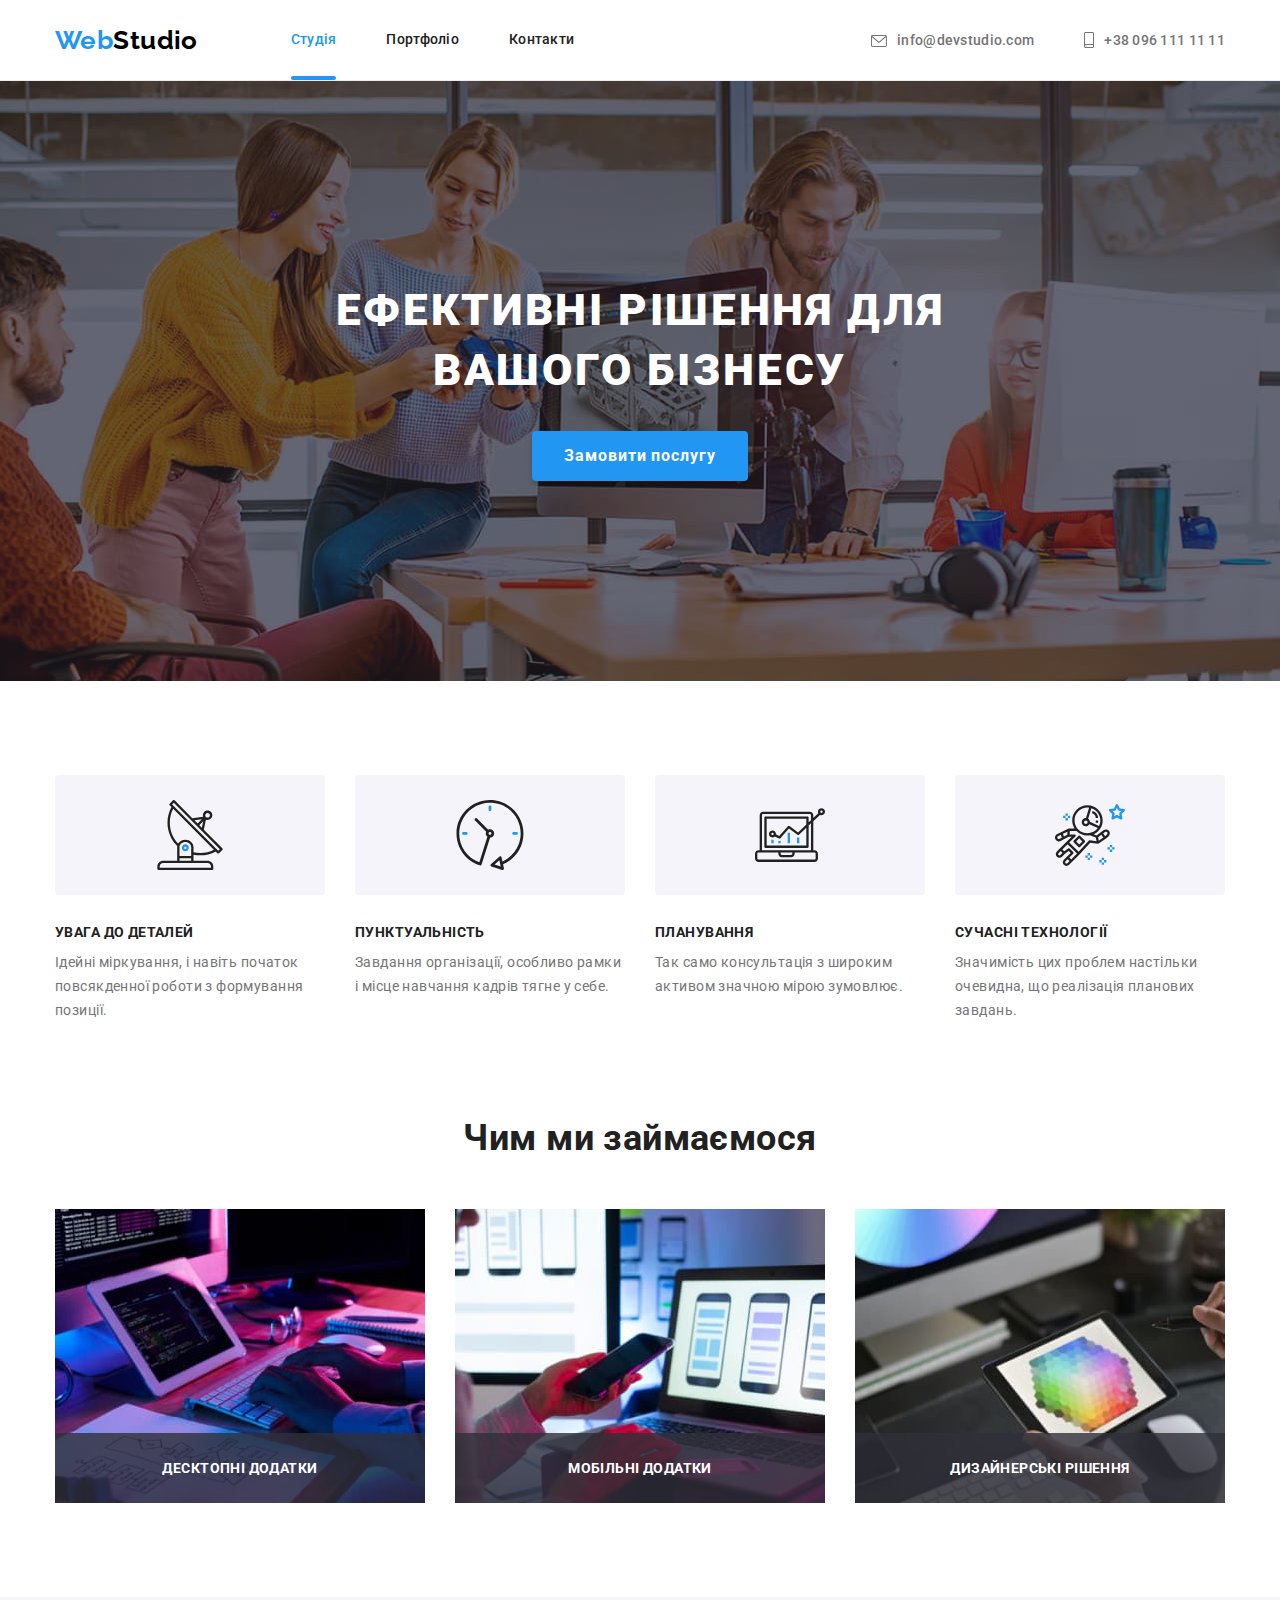
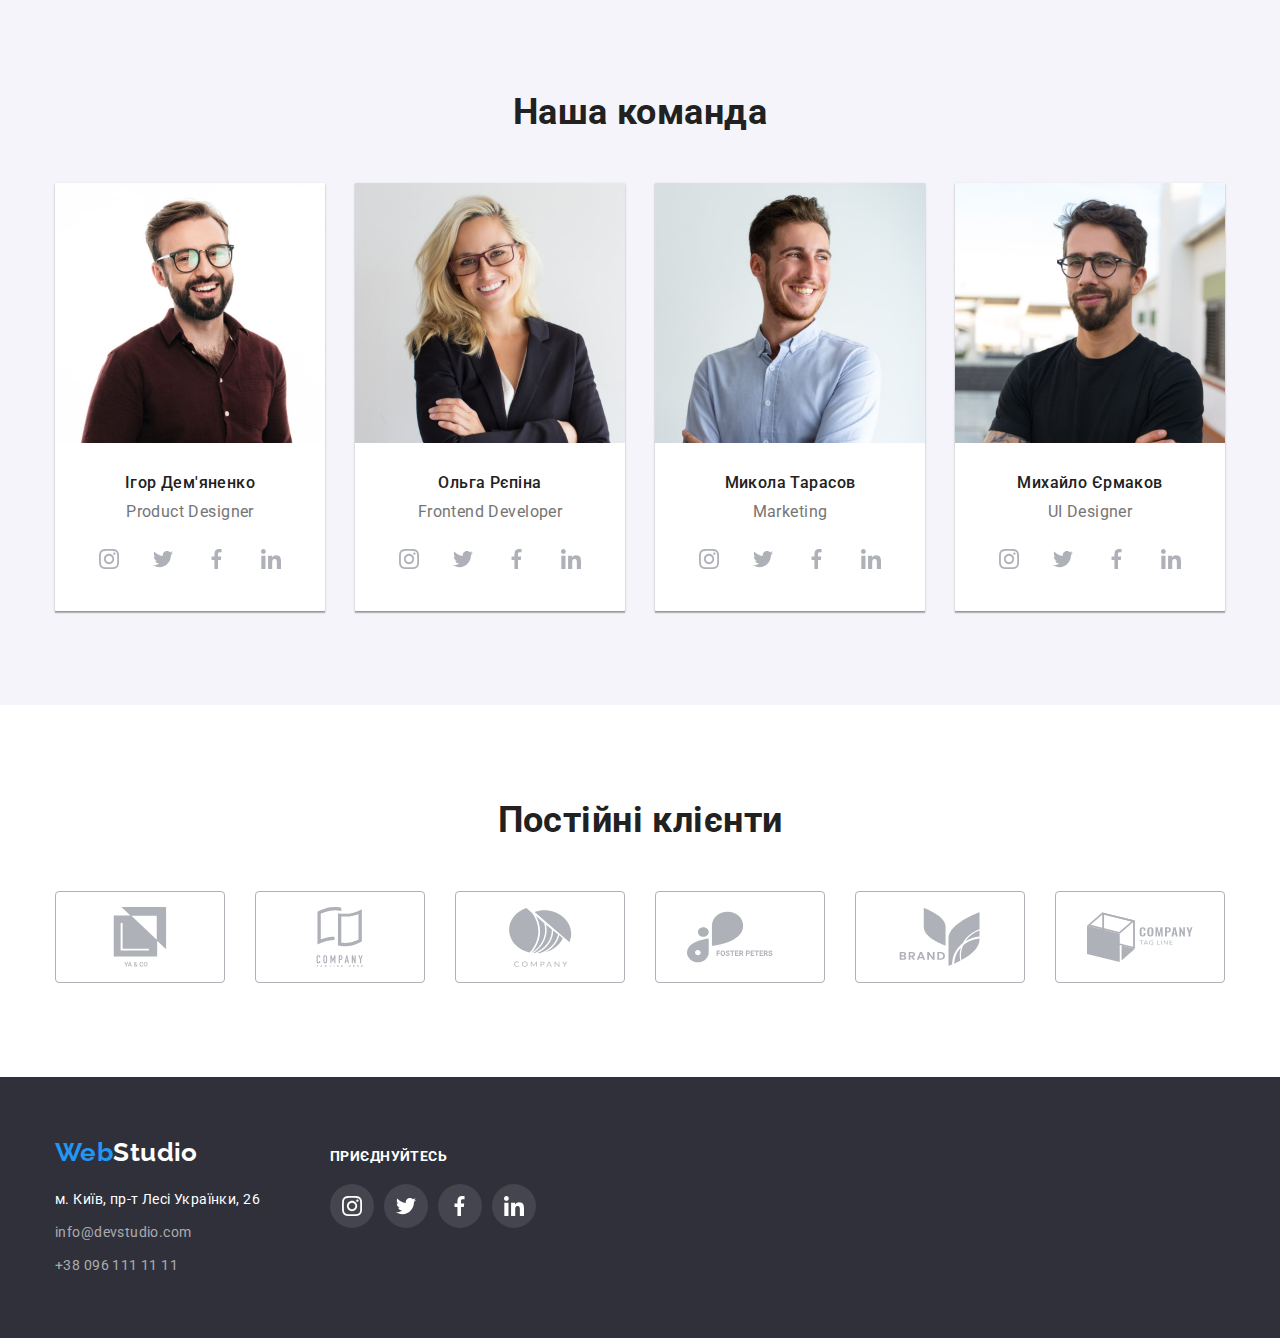
<file: index.html>
<!DOCTYPE html>
<html lang="uk">
  <head>
    <meta charset="UTF-8" />
    <meta http-equiv="X-UA-Compatible" content="IE=edge" />
    <meta name="viewport" content="width=device-width, initial-scale=1.0" />
    <title>Document</title>
    <link
      href="https://fonts.googleapis.com/css2?family=Raleway:wght@700&family=Roboto:wght@400;500;700;900&display=swap"
      rel="stylesheet"
    />
    <link
      rel="stylesheet"
      href="https://cdnjs.cloudflare.com/ajax/libs/modern-normalize/1.1.0/modern-normalize.min.css"
    />
    <link rel="stylesheet" href="./css/styles.css" />
  </head>
  <body>
    <!-- Хедер -->
    <header class="header">
      <div class="container flex-container">
        <nav class="navigation">
          <a href="./index.html" class="logo"><span class="accent">Web</span>Studio</a>
          <ul class="navigation-list list">
            <li class="navigation-link"><a href="./index.html" class="link current">Студія</a></li>
            <li class="navigation-link"><a href="./portfolio.html" class="link">Портфоліо</a></li>
            <li class="navigation-link"><a href="" class="link">Контакти</a></li>
          </ul>
        </nav>
        <ul class="contacts-list list">
          <li class="contacts-item">
            <a href="mailto:info@devstudio.com" class="link">
              <svg class="icon-mail" width="16" height="12">
                <use href="./images/icons.svg#icon-envelope"></use></svg>info@devstudio.com</a
            >
          </li>
          <li class="contacts-item">
            <a href="tel:+380961111111" class="link"
              ><svg class="icon-phone" width="10" height="16">
                <use href="./images/icons.svg#icon-smartphone"></use></svg>+38 096 111 11 11</a
            >
          </li>
        </ul>
      </div>
    </header>
    <!-- Основний контент сторінки -->
    <main>
      <!-- Секція hero -->
      <section class="hero section">
        <div class="container">
          <h1 class="hero-title">Ефективні рішення для вашого бізнесу</h1>
          <button type="button" class="button" data-modal-open>Замовити послугу</button>
        </div>
      </section>
      <!-- Секція наші переваги -->
      <section class="features section">
        <div class="container">
          <h2 class="features-title title visually-hidden">Наші переваги</h2>
          <ul class="features-list list">
            <li class="features-item">
              <div class="thumb">
                <svg width="70" height="70"><use href="./images/icons.svg#icon-antenna"></use></svg>
              </div>
              <h3 class="features-subtitle">Увага до деталей</h3>
              <p class="features-text">
                Ідейні міркування, і навіть початок повсякденної роботи з формування позиції.
              </p>
            </li>
            <li class="features-item">
              <div class="thumb">
                <svg width="70" height="70"><use href="./images/icons.svg#icon-clock"></use></svg>
              </div>
              <h3 class="features-subtitle">Пунктуальність</h3>
              <p class="features-text">
                Завдання організації, особливо рамки і місце навчання кадрів тягне у себе.
              </p>
            </li>
            <li class="features-item">
              <div class="thumb">
                <svg width="70" height="70"><use href="./images/icons.svg#icon-diagram"></use></svg>
              </div>
              <h3 class="features-subtitle">Планування</h3>
              <p class="features-text">
                Так само консультація з широким активом значною мірою зумовлює.
              </p>
            </li>
            <li class="features-item">
              <div class="thumb">
                <svg width="70" height="70">
                  <use href="./images/icons.svg#icon-astronaut"></use>
                </svg>
              </div>
              <h3 class="features-subtitle">Сучасні технологіï</h3>
              <p class="features-text">
                Значимість цих проблем настільки очевидна, що реалізація планових завдань.
              </p>
            </li>
          </ul>
        </div>
      </section>
      <!-- Секція чим ми займаємось -->
      <section class="services section">
        <div class="container">
          <h2 class="services-title title">Чим ми займаємося</h2>
          <ul class="services-list list">
            <li class="services-item">
              <img
                src="./images/services-image-1.jpg"
                alt="людина працює з планшетом з клавіатурою"
                width="370"
                class="image"
              />
              <h3 class="services-subtitle">Десктопні додатки</h3>
            </li>
            <li class="services-item">
              <img
                src="./images/services-image-2.jpg"
                alt="людина працює з ноутбуком та з телефоном"
                width="370"
                class="image"
              />
              <h3 class="services-subtitle">Мобільні додатки</h3>
            </li>
            <li class="services-item">
              <img
                src="./images/services-image-3.jpg"
                alt="людина тримає планшет з палітрою"
                width="370"
                class="image"
              />
              <h3 class="services-subtitle">Дизайнерські рішення</h3>
            </li>
          </ul>
        </div>
      </section>
      <!-- Секція наша команда -->
      <section class="team section">
        <div class="container">
          <h2 class="team-title title">Наша команда</h2>
          <ul class="team-list list">
            <li class="team-card">
              <img
                src="./images/team-image-1.jpg"
                alt="чоловік в окулярах і у червоні сорочці"
                width="270"
                class="image"
              />
              <div class="card-footer">
                <h3 class="team-subtitle">Ігор Дем'яненко</h3>
                <p lang="en" class="position">Product Designer</p>
                <ul class="social-list list">
                  <li class="social-media">
                    <a class="link" href="" aria-label="Інстаграм">
                      <span class="visually-hidden">Instagram</span>
                      <svg class="icon-instagram icon" width="20" height="20">
                        <use href="./images/icons.svg#icon-instagram"></use>
                      </svg>
                    </a>
                  </li>
                  <li class="social-media">
                    <a class="link" href="" aria-label="Твітер">
                      <span class="visually-hidden">Twitter</span>
                      <svg class="icon-twitter icon" width="20" height="20">
                        <use href="./images/icons.svg#icon-twitter"></use>
                      </svg>
                    </a>
                  </li>
                  <li class="social-media">
                    <a class="link" href="" aria-label="Фейсбук">
                      <span class="visually-hidden">Facebook</span>
                      <svg class="icon-facebook icon" width="20" height="20">
                        <use href="./images/icons.svg#icon-facebook"></use>
                      </svg>
                    </a>
                  </li>
                  <li class="social-media">
                    <a class="link" href="" aria-label="Лінкед-ін">
                      <span class="visually-hidden">LinkedIn</span>
                      <svg class="icon-linkedin icon" width="20" height="20">
                        <use href="./images/icons.svg#icon-linkedin"></use>
                      </svg>
                    </a>
                  </li>
                </ul>
              </div>
            </li>
            <li class="team-card">
              <img
                src="./images/team-image-2.jpg"
                alt="жінка в окулярах і у чорному піджаку"
                width="270"
                class="image"
              />
              <div class="card-footer">
                <h3 class="team-subtitle">Ольга Рєпіна</h3>
                <p lang="en" class="position">Frontend Developer</p>
                <ul class="social-list list">
                  <li class="social-media">
                    <a class="link" href="" aria-label="Інстаграм">
                      <span class="visually-hidden">Instagram</span>
                      <svg class="icon-instagram icon" width="20" height="20">
                        <use href="./images/icons.svg#icon-instagram"></use>
                      </svg>
                    </a>
                  </li>
                  <li class="social-media">
                    <a class="link" href="" aria-label="Твітер">
                      <span class="visually-hidden">Twitter</span>
                      <svg class="icon-twitter icon" width="20" height="20">
                        <use href="./images/icons.svg#icon-twitter"></use>
                      </svg>
                    </a>
                  </li>
                  <li class="social-media">
                    <a class="link" href="" aria-label="Фейсбук">
                      <span class="visually-hidden">Facebook</span>
                      <svg class="icon-facebook icon" width="20" height="20">
                        <use href="./images/icons.svg#icon-facebook"></use>
                      </svg>
                    </a>
                  </li>
                  <li class="social-media">
                    <a class="link" href="" aria-label="Лінкед-ін">
                      <span class="visually-hidden">LinkedIn</span>
                      <svg class="icon-linkedin icon" width="20" height="20">
                        <use href="./images/icons.svg#icon-linkedin"></use>
                      </svg>
                    </a>
                  </li>
                </ul>
              </div>
            </li>
            <li class="team-card">
              <img
                src="./images/team-image-3.jpg"
                alt="чоловік у голубій сорочці"
                width="270"
                class="image"
              />
              <div class="card-footer">
                <h3 class="team-subtitle">Микола Тарасов</h3>
                <p lang="en" class="position">Marketing</p>
                <ul class="social-list list">
                  <li class="social-media">
                    <a class="link" href="" aria-label="Інстаграм">
                      <span class="visually-hidden">Instagram</span>
                      <svg class="icon-instagram icon" width="20" height="20">
                        <use href="./images/icons.svg#icon-instagram"></use>
                      </svg>
                    </a>
                  </li>
                  <li class="social-media">
                    <a class="link" href="" aria-label="Твітер">
                      <span class="visually-hidden">Twitter</span>
                      <svg class="icon-twitter icon" width="20" height="20">
                        <use href="./images/icons.svg#icon-twitter"></use>
                      </svg>
                    </a>
                  </li>
                  <li class="social-media">
                    <a class="link" href="" aria-label="Фейсбук">
                      <span class="visually-hidden">Facebook</span>
                      <svg class="icon-facebook icon" width="20" height="20">
                        <use href="./images/icons.svg#icon-facebook"></use>
                      </svg>
                    </a>
                  </li>
                  <li class="social-media">
                    <a class="link" href="" aria-label="Лінкед-ін">
                      <span class="visually-hidden">LinkedIn</span>
                      <svg class="icon-linkedin icon" width="20" height="20">
                        <use href="./images/icons.svg#icon-linkedin"></use>
                      </svg>
                    </a>
                  </li>
                </ul>
              </div>
            </li>
            <li class="team-card">
              <img
                src="./images/team-image-4.jpg"
                alt="чоловік в окулярах і у чорній футболці"
                width="270"
                class="image"
              />
              <div class="card-footer">
                <h3 class="team-subtitle">Михайло Єрмаков</h3>
                <p lang="en" class="position">UI Designer</p>
                <ul class="social-list list">
                  <li class="social-media">
                    <a class="link" href="" aria-label="Інстаграм">
                      <span class="visually-hidden">Instagram</span>
                      <svg class="icon-instagram icon" width="20" height="20">
                        <use href="./images/icons.svg#icon-instagram"></use>
                      </svg>
                    </a>
                  </li>
                  <li class="social-media">
                    <a class="link" href="" aria-label="Твітер">
                      <span class="visually-hidden">Twitter</span>
                      <svg class="icon-twitter icon" width="20" height="20">
                        <use href="./images/icons.svg#icon-twitter"></use>
                      </svg>
                    </a>
                  </li>
                  <li class="social-media">
                    <a class="link" href="" aria-label="Фейсбук">
                      <span class="visually-hidden">Facebook</span>
                      <svg class="icon-facebook icon" width="20" height="20">
                        <use href="./images/icons.svg#icon-facebook"></use>
                      </svg>
                    </a>
                  </li>
                  <li class="social-media">
                    <a class="link" href="" aria-label="Лінкед-ін">
                      <span class="visually-hidden">LinkedIn</span>
                      <svg class="icon-linkedin icon" width="20" height="20">
                        <use href="./images/icons.svg#icon-linkedin"></use>
                      </svg>
                    </a>
                  </li>
                </ul>
              </div>
            </li>
          </ul>
        </div>
      </section>
      <!-- Секція постійні клієнти -->
      <section class="clients section">
        <div class="container">
          <h2 class="clients-title title">Постійні клієнти</h2>
          <ul class="companies-list list">
            <li class="companies-item">
              <a href="" class="link" aria-label="Я енд ко">
                <span class="visually-hidden">Ya & Co</span>
                <svg class="icon" width="106" height="60">
                  <use href="./images/icons.svg#icon-company-1"></use>
                </svg>
              </a>
            </li>
            <li class="companies-item">
              <a href="" class="link" aria-label="компані тєг лайн хір">
                <span class="visually-hidden">Compani tag line here</span>
                <svg class="icon" width="106" height="60">
                  <use href="./images/icons.svg#icon-company-2"></use>
                </svg>
              </a>
            </li>
            <li class="companies-item">
              <a href="" class="link" aria-label="Компані">
                <span class="visually-hidden">Company</span>
                <svg class="icon" width="106" height="60">
                  <use href="./images/icons.svg#icon-company-3"></use>
                </svg>
              </a>
            </li>
            <li class="companies-item">
              <a href="" class="link" aria-label="Фостер петерс">
                <span class="visually-hidden">Foster Peters</span>
                <svg class="icon" width="106" height="60">
                  <use href="./images/icons.svg#icon-company-4"></use>
                </svg>
              </a>
            </li>
            <li class="companies-item">
              <a href="" class="link" aria-label="Бренд">
                <span class="visually-hidden">Brand</span>
                <svg class="icon" width="106" height="60">
                  <use href="./images/icons.svg#icon-company-5"></use>
                </svg>
              </a>
            </li>
            <li class="companies-item">
              <a href="" class="link" aria-label="Компані тег лайн">
                <span class="visually-hidden">Company tag line</span>
                <svg class="icon" width="106" height="60">
                  <use href="./images/icons.svg#icon-company-6"></use>
                </svg>
              </a>
            </li>
          </ul>
        </div>
      </section>
      <!-- Модальне вiкно -->
      <div class="back-drop is-hidden" data-modal>
        <div class="modal">
          <button type="button" class="modal-close" data-modal-close>
            <svg class="close-icon" width="11" height="11">
              <use href="./images/icons.svg#icon-close"></use>
            </svg>
          </button>
        </div>
      </div>
    </main>
    <!-- футер -->
    <footer class="footer">
      <div class="container">
        <div class="logo-adress">
          <a href="./" class="logo"><span class="accent">Web</span>Studio</a>
          <address class="adress">
            <ul class="adress-list list">
              <li class="adress-item">
                <a
                  href="https://goo.gl/maps/CPtrU1FHBa2aNyZL9"
                  target="_blank"
                  rel="noopener noreferrer nofollow"
                  class="link"
                  >м. Київ, пр-т Лесі Українки, 26</a
                >
              </li>
              <li class="adress-item">
                <a href="mailto:info@devstudio.com" class="link contact">info@devstudio.com</a>
              </li>
              <li class="adress-item">
                <a href="tel:+380961111111" class="link contact">+38 096 111 11 11</a>
              </li>
            </ul>
          </address>
        </div>
        <div class="social-links">
          <h2 class="footer-title">Приєднуйтесь</h2>
          <ul class="social-list list">
            <li class="social-media">
              <a href="" class="link footer-link" aria-label="Інстаграм">
                <span class="visually-hidden">Instagram</span>
                <svg class="icon" width="20" height="20">
                  <use href="./images/icons.svg#icon-instagram"></use>
                </svg>
              </a>
            </li>
            <li class="social-media">
              <a href="" class="link footer-link" aria-label="Твітер">
                <span class="visually-hidden">Twitter</span>
                <svg class="icon" width="20" height="20">
                  <use href="./images/icons.svg#icon-twitter"></use>
                </svg>
              </a>
            </li>
            <li class="social-media">
              <a href="" class="link footer-link" aria-label="Фейсбук">
                <span class="visually-hidden">Facebook</span>
                <svg class="icon" width="20" height="20">
                  <use href="./images/icons.svg#icon-facebook"></use>
                </svg>
              </a>
            </li>
            <li class="social-media">
              <a href="" class="link footer-link" aria-label="Лінкед-ін">
                <span class="visually-hidden">LinkedIn</span>
                <svg class="icon" width="20" height="20">
                  <use href="./images/icons.svg#icon-linkedin"></use>
                </svg>
              </a>
            </li>
          </ul>
        </div>
      </div>
    </footer>
    <script src="./js/modal.js"></script>
  </body>
</html>
</file>
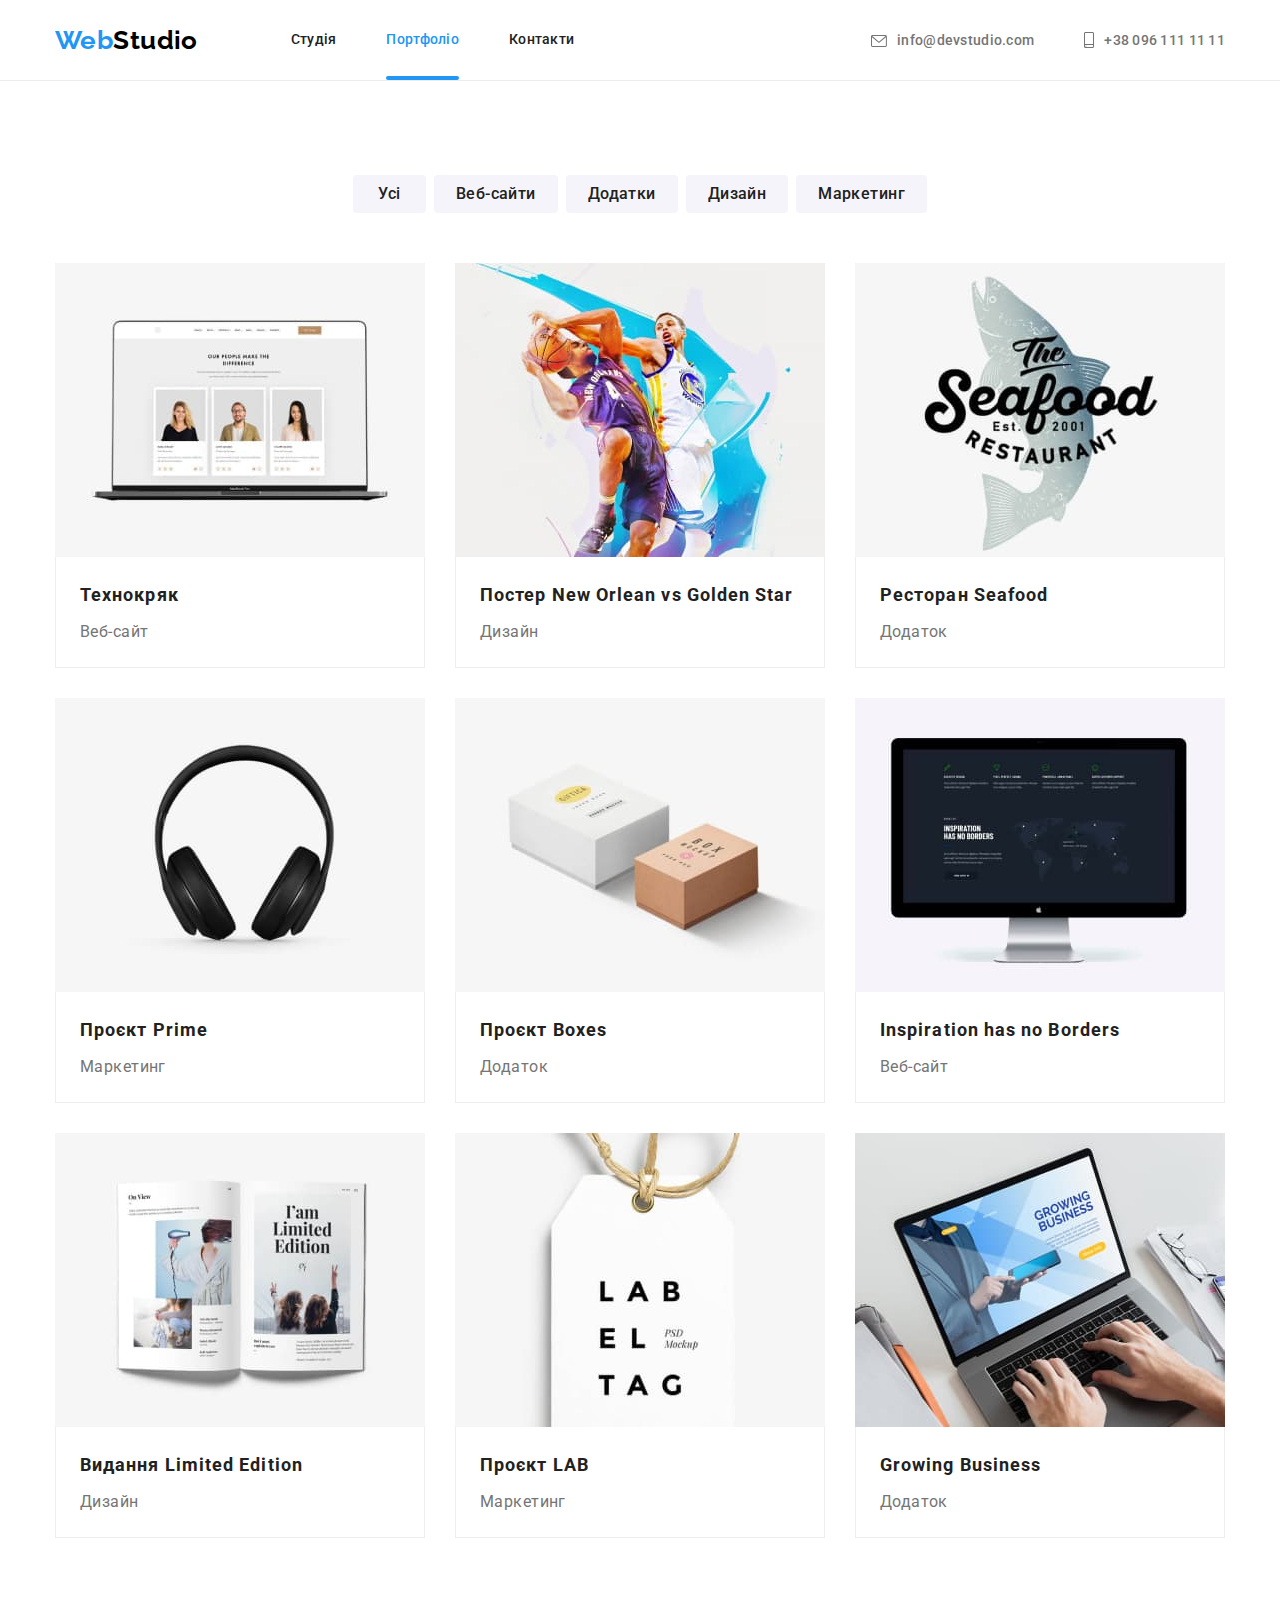
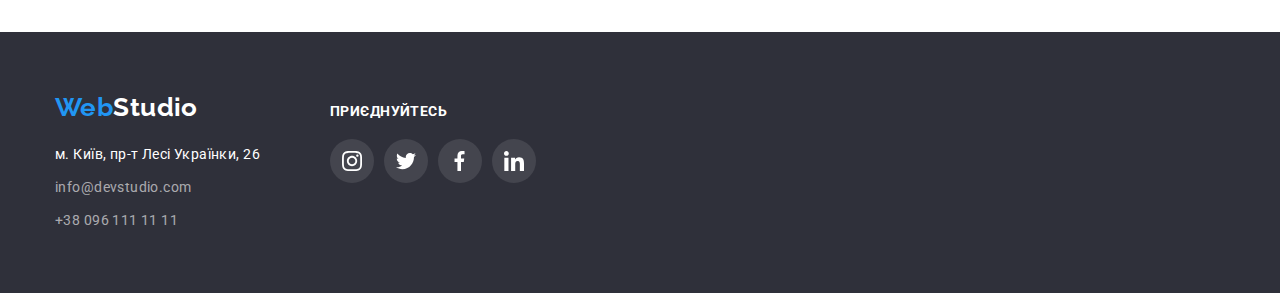
<file: portfolio.html>
<!DOCTYPE html>
<html lang="uk">
  <head>
    <meta charset="UTF-8" />
    <meta http-equiv="X-UA-Compatible" content="IE=edge" />
    <meta name="viewport" content="width=device-width, initial-scale=1.0" />
    <title>Document</title>
    <link
      href="https://fonts.googleapis.com/css2?family=Raleway:wght@700&family=Roboto:wght@400;500;700;900&display=swap"
      rel="stylesheet"
    />
    <link
      rel="stylesheet"
      href="https://cdnjs.cloudflare.com/ajax/libs/modern-normalize/1.1.0/modern-normalize.min.css"
    />
    <link rel="stylesheet" href="./css/styles.css" />
  </head>
  <body>
    <!-- Хедер -->
    <header class="header">
      <div class="container flex-container">
        <nav class="navigation">
          <a href="./index.html" class="logo"><span class="accent">Web</span>Studio</a>
          <ul class="navigation-list list">
            <li class="navigation-link"><a href="./index.html" class="link">Студія</a></li>
            <li class="navigation-link"><a href="./portfolio.html" class="link current">Портфоліо</a></li>
            <li class="navigation-link"><a href="" class="link">Контакти</a></li>
          </ul>
        </nav>
        <ul class="contacts-list list">
          <li class="contacts-item">
            <a href="mailto:info@devstudio.com" class="link">
              <svg class="icon-mail" width="16" height="12">
                <use href="./images/icons.svg#icon-envelope"></use></svg>info@devstudio.com</a
            >
          </li>
          <li class="contacts-item">
            <a href="tel:+380961111111" class="link"
              ><svg class="icon-phone" width="10" height="16">
                <use href="./images/icons.svg#icon-smartphone"></use></svg>+38 096 111 11 11</a
            >
          </li>
        </ul>
      </div>
    </header>
    <!-- Основний контент сторінки -->
    <main>
      <section class="gallery section">
        <div class="container">
          <h1 class="gallery-title visually-hidden">Портфоліо</h1>
          <ul class="button-list list">
            <li class="button-item"><button type="button" class="button">Усі</button></li>
            <li class="button-item"><button type="button" class="button">Веб-сайти</button></li>
            <li class="button-item"><button type="button" class="button">Додатки</button></li>
            <li class="button-item"><button type="button" class="button">Дизайн</button></li>
            <li class="button-item"><button type="button" class="button">Маркетинг</button></li>
          </ul>
          <ul class="gallery-list list">
            <li class="gallery-card">
              <a class="link gallery-link" href="">
                <div class="card-body">
                    <div class="card-thumb">
                      <img
                        src="./images/portfolio-gallery-1.jpg"
                        alt="ноутбук на якому включений сайт"
                        width="370"
                        class="image"
                      />
                      <p class="card-overlay">
                        Ресурс пропонує комплексні пропозиції з різним рівнем функціоналу та сервісів. Все це дозволить відвідувачу отримати вичерпні відомості про компанію чи приватну особу.
                      </p>
                    </div>
                  <div class="card-footer">
                    <h2 class="gallery-subtitle">Технокряк</h2>
                    <p class="gallery-text">Веб-сайт</p>
                  </div>
                </div></a
              >
            </li>
            <li class="gallery-card">
              <a class="link gallery-link" href="">
                <div class="card-body">
                    <div class="card-thumb">
                      <img
                        src="./images/portfolio-gallery-2.jpg"
                        alt="два баскетболіста борються за м'яч"
                        width="370"
                        class="image"
                      />
                      <p class="card-overlay">
                        Ресурс пропонує комплексні пропозиції з різним рівнем функціоналу та сервісів. Все це дозволить відвідувачу отримати вичерпні відомості про компанію чи приватну особу.
                      </p>
                    </div>
                  <div class="card-footer">
                    <h2 class="gallery-subtitle">
                      Постер <span lang="en">New Orlean vs Golden Star</span>
                    </h2>
                    <p class="gallery-text">Дизайн</p>
                  </div>
                </div></a
              >
            </li>
            <li class="gallery-card">
              <a class="link gallery-link" href="">
                <div class="card-body">
                    <div class="card-thumb">
                      <img
                        src="./images/portfolio-gallery-3.jpg"
                        alt="риба з лого ресторану сі фуд"
                        width="370"
                        class="image"
                      />
                      <p class="card-overlay">
                        Ресурс пропонує комплексні пропозиції з різним рівнем функціоналу та сервісів. Все це дозволить відвідувачу отримати вичерпні відомості про компанію чи приватну особу.
                      </p>
                    </div>
                  <div class="card-footer">
                    <h2 class="gallery-subtitle">Ресторан <span lang="en">Seafood</span></h2>
                    <p class="gallery-text">Додаток</p>
                  </div>
                </div></a
              >
            </li>
            <li class="gallery-card">
              <a class="link gallery-link" href="">
                <div class="card-body">
                    <div class="card-thumb">
                      <img
                        src="./images/portfolio-gallery-4.jpg"
                        alt="чорні навушники"
                        width="370"
                        class="image"
                      />
                      <p class="card-overlay">
                        Ресурс пропонує комплексні пропозиції з різним рівнем функціоналу та сервісів. Все це дозволить відвідувачу отримати вичерпні відомості про компанію чи приватну особу.
                      </p>
                    </div>
                  <div class="card-footer">
                    <h2 class="gallery-subtitle">Проєкт <span lang="en">Prime</span></h2>
                    <p class="gallery-text">Маркетинг</p>
                  </div>
                </div></a
              >
            </li>
            <li class="gallery-card">
              <a class="link gallery-link" href="">
                <div class="card-body">
                    <div class="card-thumb">
                      <img
                        src="./images/portfolio-gallery-5.jpg"
                        alt="біла та коричнева коробки"
                        width="370"
                        class="image"
                      />
                      <p class="card-overlay">
                        Ресурс пропонує комплексні пропозиції з різним рівнем функціоналу та сервісів. Все це дозволить відвідувачу отримати вичерпні відомості про компанію чи приватну особу.
                      </p>
                    </div>
                  <div class="card-footer">
                    <h2 class="gallery-subtitle">Проєкт <span lang="en">Boxes</span></h2>
                    <p class="gallery-text">Додаток</p>
                  </div>
                </div></a
              >
            </li>
            <li class="gallery-card">
              <a class="link gallery-link" href="">
                <div class="card-body">
                  <div class="card-thumb">
                    <img
                      src="./images/portfolio-gallery-6.jpg"
                      alt="екран комп'ютера з включеним сайтом"
                      width="370"
                      class="image"
                    />
                    <p class="card-overlay">
                      Ресурс пропонує комплексні пропозиції з різним рівнем функціоналу та сервісів. Все це дозволить відвідувачу отримати вичерпні відомості про компанію чи приватну особу.
                    </p>
                  </div>
                  <div class="card-footer">
                    <h2 class="gallery-subtitle" lang="en">Inspiration has no Borders</h2>
                    <p class="gallery-text">Веб-сайт</p>
                  </div>
                </div></a
              >
            </li>
            <li class="gallery-card">
              <a class="link gallery-link" href="">
                <div class="card-body">
                  <div class="card-thumb">
                    <img
                      src="./images/portfolio-gallery-7.jpg"
                      alt="журнал с картинками та заголовком  лімітед едішн"
                      width="370"
                      class="image"
                    />
                    <p class="card-overlay">
                      Ресурс пропонує комплексні пропозиції з різним рівнем функціоналу та сервісів. Все це дозволить відвідувачу отримати вичерпні відомості про компанію чи приватну особу.
                    </p>
                  </div>
                  <div class="card-footer">
                    <h2 class="gallery-subtitle">Видання <span lang="en">Limited Edition</span></h2>
                    <p class="gallery-text">Дизайн</p>
                  </div>
                </div></a
              >
            </li>
            <li class="gallery-card">
              <a class="link gallery-link" href="">
                <div class="card-body">
                  <div class="card-thumb">
                    <img
                      src="./images/portfolio-gallery-8.jpg"
                      alt="біла етикетка з надписом лейбл тег"
                      width="370"
                      class="image"
                    />
                    <p class="card-overlay">
                      Ресурс пропонує комплексні пропозиції з різним рівнем функціоналу та сервісів. Все це дозволить відвідувачу отримати вичерпні відомості про компанію чи приватну особу.
                    </p>
                  </div>
                  <div class="card-footer">
                    <h2 class="gallery-subtitle">Проєкт <span lang="en">LAB</span></h2>
                    <p class="gallery-text">Маркетинг</p>
                  </div>
                </div></a
              >
            </li>
            <li class="gallery-card">
              <a class="link gallery-link" href="">
                <div class="card-body">
                  <div class="card-thumb">
                    <img
                      src="./images/portfolio-gallery-9.jpg"
                      alt="людина працює з додатком гроуін  бізнесс на ноутбуці"
                      width="370"
                      class="image"
                    />
                    <p class="card-overlay">
                      Ресурс пропонує комплексні пропозиції з різним рівнем функціоналу та сервісів. Все це дозволить відвідувачу отримати вичерпні відомості про компанію чи приватну особу.
                    </p>
                  </div>
                  <div class="card-footer">
                    <h2 class="gallery-subtitle" lang="en">Growing Business</h2>
                    <p class="gallery-text">Додаток</p>
                  </div>
                </div></a
              >
            </li>
          </ul>
        </div>
      </section>
    </main>
    <!-- футер -->
    <footer class="footer">
      <div class="container">
        <div class="logo-adress">
          <a href="./" class="logo"><span class="accent">Web</span>Studio</a>
          <address class="adress">
            <ul class="adress-list list">
              <li class="adress-item">
                <a
                  href="https://goo.gl/maps/CPtrU1FHBa2aNyZL9"
                  target="_blank"
                  rel="noopener noreferrer nofollow"
                  class="link"
                  >м. Київ, пр-т Лесі Українки, 26</a
                >
              </li>
              <li class="adress-item">
                <a href="mailto:info@devstudio.com" class="link contact">info@devstudio.com</a>
              </li>
              <li class="adress-item">
                <a href="tel:+380961111111" class="link contact">+38 096 111 11 11</a>
              </li>
            </ul>
          </address>
        </div>
        <div class="social-links">
          <h2 class="footer-title">Приєднуйтесь</h2>
          <ul class="social-list list">
            <li class="social-media">
              <a href="" class="link footer-link" aria-label="Інстаграм">
                <span class="visually-hidden">Instagram</span>
                <svg class="icon" width="20" height="20">
                  <use href="./images/icons.svg#icon-instagram"></use>
                </svg>
              </a>
            </li>
            <li class="social-media">
              <a href="" class="link footer-link" aria-label="Твітер">
                <span class="visually-hidden">Twitter</span>
                <svg class="icon" width="20" height="20">
                  <use href="./images/icons.svg#icon-twitter"></use>
                </svg>
              </a>
            </li>
            <li class="social-media">
              <a href="" class="link footer-link" aria-label="Фейсбук">
                <span class="visually-hidden">Facebook</span>
                <svg class="icon" width="20" height="20">
                  <use href="./images/icons.svg#icon-facebook"></use>
                </svg>
              </a>
            </li>
            <li class="social-media">
              <a href="" class="link footer-link" aria-label="Лінкед-ін">
                <span class="visually-hidden">LinkedIn</span>
                <svg class="icon" width="20" height="20">
                  <use href="./images/icons.svg#icon-linkedin"></use>
                </svg>
              </a>
            </li>
          </ul>
        </div>
      </div>
    </footer>
  </body>
</html>
</file>
<file: css/styles.css>
/* primary text color #757575
 secondary text color #212121
 accent color #2196F3
 logo primary color #000000
 adress contacts color rgba(255, 255, 255, 0.6);  
 page white color #FFFFFF
 hero background #2F303A
 secondary background color #F5F4FA*/

:root {
  --primary-text-color: #757575;
  --secondary-text-color: #212121;
  --accent-color: #2196f3;
  --button-hover-color: #188ce8;
  --logo-primary-color: #000000;
  --page-white-color: #ffffff;
  --hero-background-color: #2f303a;
  --secondary-background-color: #f5f4fa;
  --adress-contacts-color: rgba(255, 255, 255, 0.6);
  --header-border-color: #ececec;
  --gallery-border-color: #eeeeee;
  --icons-color: #afb1b8;
  --overlay-color: rgba(33, 150, 243, 0.9);

  --timing-function: cubic-bezier(0.4, 0, 0.2, 1);
}

/* УТІЛІТИ */
/* ---------------------------- */

body {
  font-family: "Roboto", sans-serif;
  font-size: 14px;
  letter-spacing: 0.03em;
  color: var(--primary-text-color);
}

.link {
  text-decoration: none;
}

.navigation-link .link.current {
  color: var(--accent-color);
}

.link.current::after {
  position: absolute;
  bottom: 0;
  left: 0;
  border-radius: 2px;

  content: "";
  display: block;
  width: 100%;
  height: 4px;
  background-color: var(--accent-color);
}

.container {
  width: 1200px;
  padding: 0 15px;
  margin: 0 auto;
}

.visually-hidden {
  position: absolute;
  white-space: nowrap;
  width: 1px;
  height: 1px;
  overflow: hidden;
  border: 0;
  padding: 0;
  clip: rect(0 0 0 0);
  clip-path: inset(50%);
  margin: -1px;
}

.image {
  display: block;
}

/* ---------------------------- */

.list {
  list-style: none;
  margin: 0;
  padding: 0;
}

.title {
  font-size: 36px;
  line-height: 1.17;
  text-align: center;
  color: var(--secondary-text-color);
}

.accent {
  color: var(--accent-color);
}

.button {
  font-family: inherit;
  font-weight: 700;
  font-size: 16px;
  line-height: 1.88;
  letter-spacing: 0.06em;
  color: var(--page-white-color);

  background-color: var(--accent-color);

  cursor: pointer;

  border: none;
  border-radius: 4px;
  padding: 10px 32px;
  min-width: 73px;
}

.section {
  padding-top: 94px;
  padding-bottom: 94px;
}

/* хедер */

.header {
  border-bottom: 1px solid var(--header-border-color);
}

.flex-container {
  display: flex;
  align-items: center;
  justify-content: space-between;
}

.logo {
  font-family: "Raleway", sans-serif;
  font-weight: 700;
  font-size: 26px;
  line-height: 1.19;
  text-decoration: none;
  color: var(--logo-primary-color);
  margin-right: 93px;
}

.navigation {
  display: flex;
  align-items: center;
}

.navigation-list {
  display: flex;
}

.navigation-link {
  position: relative;
}

.navigation-list .navigation-link + .navigation-link {
  margin-left: 50px;
}

.navigation-list .link {
  display: inline-block;
  font-weight: 500;
  line-height: 1.14;
  letter-spacing: 0.02em;
  color: var(--secondary-text-color);
  padding-top: 32px;
  padding-bottom: 32px;

  transition: color 250ms var(--timing-function);
}

.navigation-list .link:hover,
.navigation-list .link:focus {
  color: var(--accent-color);
}

.contacts-list {
  display: flex;
}

.contacts-list .contacts-item + .contacts-item {
  margin-left: 50px;
}

.contacts-list .link {
  font-weight: 500;
  font-size: 14px;
  line-height: 1.14;
  letter-spacing: 0.02em;
  color: inherit;
  padding-top: 32px;
  padding-bottom: 32px;

  transition: color 250ms var(--timing-function);
}

.contacts-list .link:hover,
.contacts-list .link:focus {
  color: var(--accent-color);
}

.icon-mail {
  fill: currentColor;
  margin-right: 10px;
  vertical-align: middle;
}

.icon-phone {
  fill: currentColor;
  margin-right: 10px;
  vertical-align: bottom;
}

/* герой */

.hero.section {
  background-color: var(--hero-background-color);
  text-align: center;
  padding-top: 200px;
  padding-bottom: 200px;
  background-image: linear-gradient(
      rgba(47, 48, 58, 0.4),
      rgba(47, 48, 58, 0.4)
    ),
    url("../images/hero-background-image.jpg");
  max-width: 1600px;
  height: 600px;
  background-position: center;
  background-repeat: no-repeat;
  margin-right: auto;
  margin-left: auto;
}

.hero .container {
  padding: 0 252px;
}

.hero-title {
  font-weight: 900;
  font-size: 44px;
  line-height: 1.36;
  letter-spacing: 0.06em;
  text-transform: uppercase;
  color: var(--page-white-color);

  margin-top: 0;
  margin-bottom: 30px;
}

.hero .button {
  font-family: inherit;
  font-weight: 700;
  font-size: 16px;
  line-height: 1.88;
  letter-spacing: 0.06em;
  color: var(--page-white-color);

  background-color: var(--accent-color);
  box-shadow: 0px 4px 4px rgba(0, 0, 0, 0.15);

  cursor: pointer;

  transition: background-color 250ms var(--timing-function);
}

.hero .button:hover,
.hero .button:focus {
  background-color: var(--button-hover-color);
}

/* Секція наші переваги */

.thumb {
  height: 120px;
  background-color: var(--secondary-background-color);
  border-radius: 4px;
  margin-bottom: 30px;
  text-align: center;
  display: flex;
  justify-content: center;
  align-items: center;
}

.features-list {
  display: flex;
}

.features-list .features-item {
  width: calc((100% - 30px * 3) / 4);
}

.features-list .features-item + .features-item {
  margin-left: 30px;
}

.features-subtitle {
  font-size: inherit;
  line-height: 1.14;
  text-transform: uppercase;
  color: var(--secondary-text-color);

  margin-top: 0;
  margin-bottom: 10px;
}

.features-text {
  line-height: 1.71;
  margin: 0;
}

/* Секція чим ми займаємось */

.services.section {
  padding-top: 0;
  padding-bottom: 94px;
}

.services-title {
  margin-top: 0;
  margin-bottom: 50px;
}

.services-item {
  position: relative;
}

.services-subtitle {
  position: absolute;
  bottom: 0;
  left: 0;
  width: 100%;

  font-size: inherit;
  line-height: calc(16 / 14);
  text-transform: uppercase;
  color: var(--page-white-color);
  text-align: center;
  margin: 0;
  padding-top: 27px;
  padding-bottom: 27px;
  background-color: rgba(47, 48, 58, 0.8);
}

.services-list {
  display: flex;
}

.services-list .services-item + .services-item {
  margin-left: 30px;
}

.services-image {
  display: block;
}

/* Секція наша команда */

.team {
  background-color: var(--secondary-background-color);
}

.team-title {
  margin-top: 0;
  margin-bottom: 50px;
}

.team-list {
  display: flex;
}
.team-list .team-card + .team-card {
  margin-left: 30px;
}

.team-card {
  width: calc((100% - (30 * 3)) / 4);
  box-shadow: 0px 1px 3px rgba(0, 0, 0, 0.12), 0px 1px 1px rgba(0, 0, 0, 0.14),
    0px 2px 1px rgba(0, 0, 0, 0.2);
}

.team-card .card-footer {
  padding: 30px 32px;
  background-color: var(--page-white-color);
  border-radius: 0 0 4px 4px;
}

.team-subtitle {
  font-weight: 500;
  font-size: 16px;
  line-height: 1.19;
  text-align: center;
  color: var(--secondary-text-color);

  margin-top: 0;
  margin-bottom: 10px;
}

.team .position {
  font-size: 16px;
  line-height: 1.19;
  text-align: center;
  margin: 0 0 16px 0;
}

.social-media .link {
  display: inline-block;
  display: flex;
  color: inherit;
  width: 44px;
  height: 44px;
  border-radius: 50%;
  justify-content: center;
  align-items: center;
  color: var(--icons-color);

  transition: color 250ms var(--timing-function),
    background-color 250ms var(--timing-function);
}

.team-card .social-list {
  display: flex;
  justify-content: space-between;
}

.team-card .link:hover,
.team-card .link:focus {
  background-color: var(--accent-color);
  color: var(--page-white-color);
}

.team-card .icon {
  fill: currentColor;
}

/* постійні клієнти */

.clients-title {
  margin: 0;
  margin-bottom: 50px;
}

.companies-list {
  display: flex;
  justify-content: space-between;
}

.companies-list .link {
  display: inline-block;
  border: 1px solid var(--icons-color);
  border-radius: 4px;
  color: var(--icons-color);
  width: 170px;
  height: 92px;
  display: flex;
  justify-content: center;
  align-items: center;

  transition: color 250ms var(--timing-function),
    border-color 250ms var(--timing-function);
}

.companies-list .link:hover,
.companies-list .link:focus {
  color: var(--accent-color);
  border-color: var(--accent-color);
}

.companies-list .icon {
  fill: currentColor;
}

/* модальне вiкно */

.back-drop {
  position: fixed;
  top: 0;
  right: 0;
  width: 100%;
  height: 100%;
  background-color: rgba(0, 0, 0, 0.2);
  opacity: 1;
  visibility: visible;

  transition: opacity 250ms var(--timing-function), visibility var(--timing-function) 250ms;
}

.back-drop.is-hidden {
  opacity: 0;
  pointer-events: none;
  visibility: hidden;
}

.back-drop.is-hidden .modal {
  transform: translate(50%, -50%) scale(1.1);
}

.modal {
  position: absolute;
  top: 50%;
  right: 50%;
  width: 528px;
  height: 581px;
  transform: translate(50%, -50%) scale(1);

  background-color: var(--page-white-color);
  box-shadow: 0px 1px 3px rgba(0, 0, 0, 0.12), 0px 1px 1px rgba(0, 0, 0, 0.14),
    0px 2px 1px rgba(0, 0, 0, 0.2);
  border-radius: 4px;

  padding: 8px;

  transition: transform 250ms var(--timing-function);
}

.modal-close {
  display: flex;
  justify-content: center;
  align-items: center;
  margin-left: auto;
  border-radius: 50%;
  background-color: var(--page-white-color);
  border: 1px solid rgba(0, 0, 0, 0.1);
  width: 30px;
  height: 30px;
  cursor: pointer;
}


/* футер */

.footer {
  background-color: var(--hero-background-color);
  padding-top: 60px;
  padding-bottom: 60px;
}

.footer .container {
  display: flex;
  align-items: baseline;
}

.social-links {
  margin-left: 70px;
}

.footer .logo {
  display: inline-block;
  color: var(--page-white-color);
  margin-bottom: 20px;
  margin-right: 0;
}

.adress .link {
  font-style: normal;
}

.adress .link.contact {
  color: var(--adress-contacts-color);
  line-height: 1.71;
}

.adress .link.contact:hover,
.adress .link.contact:focus {
  color: var(--accent-color);
}

.adress .link {
  color: var(--page-white-color);
  line-height: 1.71;

  transition: color 250ms var(--timing-function);
}

.adress .link:hover,
.adress .link:focus {
  color: var(--accent-color);
}

.adress-list .adress-item + .adress-item {
  margin-top: 9px;
}

.footer-title {
  font-size: inherit;
  line-height: calc(16 / 14);
  text-transform: uppercase;
  color: var(--page-white-color);
  margin: 0 0 20px 0;
}

.footer .social-list {
  display: flex;
}

.footer .social-media + .social-media {
  margin-left: 10px;
}

.social-media .link.footer-link {
  display: inline-block;
  display: flex;
  color: inherit;
  width: 44px;
  height: 44px;
  border-radius: 50%;
  justify-content: center;
  align-items: center;
  color: var(--page-white-color);
  background-color: rgba(255, 255, 255, 0.1);
}

.social-media .link.footer-link:hover,
.social-media .link.footer-link:focus {
  background-color: var(--accent-color);
}

.footer .icon {
  fill: currentColor;
}

/* сторінка портфоліо */

/* Основний контент сторінки портфоліо */

.button-list {
  display: flex;
  justify-content: center;
  margin-bottom: 50px;
}

.button-list .button-item + .button-item {
  margin-left: 8px;
}

.gallery .button {
  font-weight: 500;
  line-height: 1.62;
  letter-spacing: inherit;
  color: var(--secondary-text-color);

  background-color: var(--secondary-background-color);

  padding: 6px 22px;

  transition: background-color 250ms var(--timing-function),
    color 250ms var(--timing-function), box-shadow 250ms var(--timing-function);
}

.gallery .button:hover,
.gallery .button:focus {
  background-color: var(--accent-color);
  color: var(--page-white-color);
  box-shadow: 0px 3px 1px rgba(0, 0, 0, 0.1), 0px 1px 2px rgba(0, 0, 0, 0.08),
    0px 2px 2px rgba(0, 0, 0, 0.12);
}

/* галерея карток */

.gallery-list {
  display: flex;
  flex-wrap: wrap;
}

.gallery-card {
  width: calc((100% - (30px * 2)) / 3);
}

.gallery-card:not(:nth-child(3n)) {
  margin-right: 30px;
}

.gallery-card:not(:nth-last-child(-n + 3)) {
  margin-bottom: 30px;
}

.card-body {
  transition: box-shadow 250ms var(--timing-function);
}

.gallery-card .card-thumb {
  position: relative;
  overflow: hidden;
}

.gallery-card .card-overlay {
  position: absolute;
  top: 0;
  right: 0;
  transform: translateY(100%);

  font-size: 18px;
  line-height: calc(28 / 18);
  color: var(--page-white-color);
  padding: 63px 24px;
  margin: 0;
  background-color: var(--overlay-color);
  height: 100%;
  width: 100%;

  transition: transform 250ms var(--timing-function);
}

.gallery .card-footer {
  padding: 20px 24px;
  border-right: 1px solid var(--gallery-border-color);
  border-bottom: 1px solid var(--gallery-border-color);
  border-left: 1px solid var(--gallery-border-color);
}

.gallery-subtitle {
  font-size: 18px;
  line-height: 2;
  letter-spacing: 0.06em;
  color: var(--secondary-text-color);

  margin-top: 0;
  margin-bottom: 4px;
}

.gallery-text {
  font-size: 16px;
  line-height: 1.88;
  margin: 0;
  color: var(--primary-text-color);
}

.gallery-link:hover .card-body,
.gallery-link:focus .card-body {
  box-shadow: 0px 1px 1px rgba(0, 0, 0, 0.12), 0px 4px 4px rgba(0, 0, 0, 0.06),
    1px 4px 6px rgba(0, 0, 0, 0.16);
}

.gallery-link:hover .card-overlay,
.gallery-link:focus .card-overlay {
  transform: translateY(0%);
}
</file>
